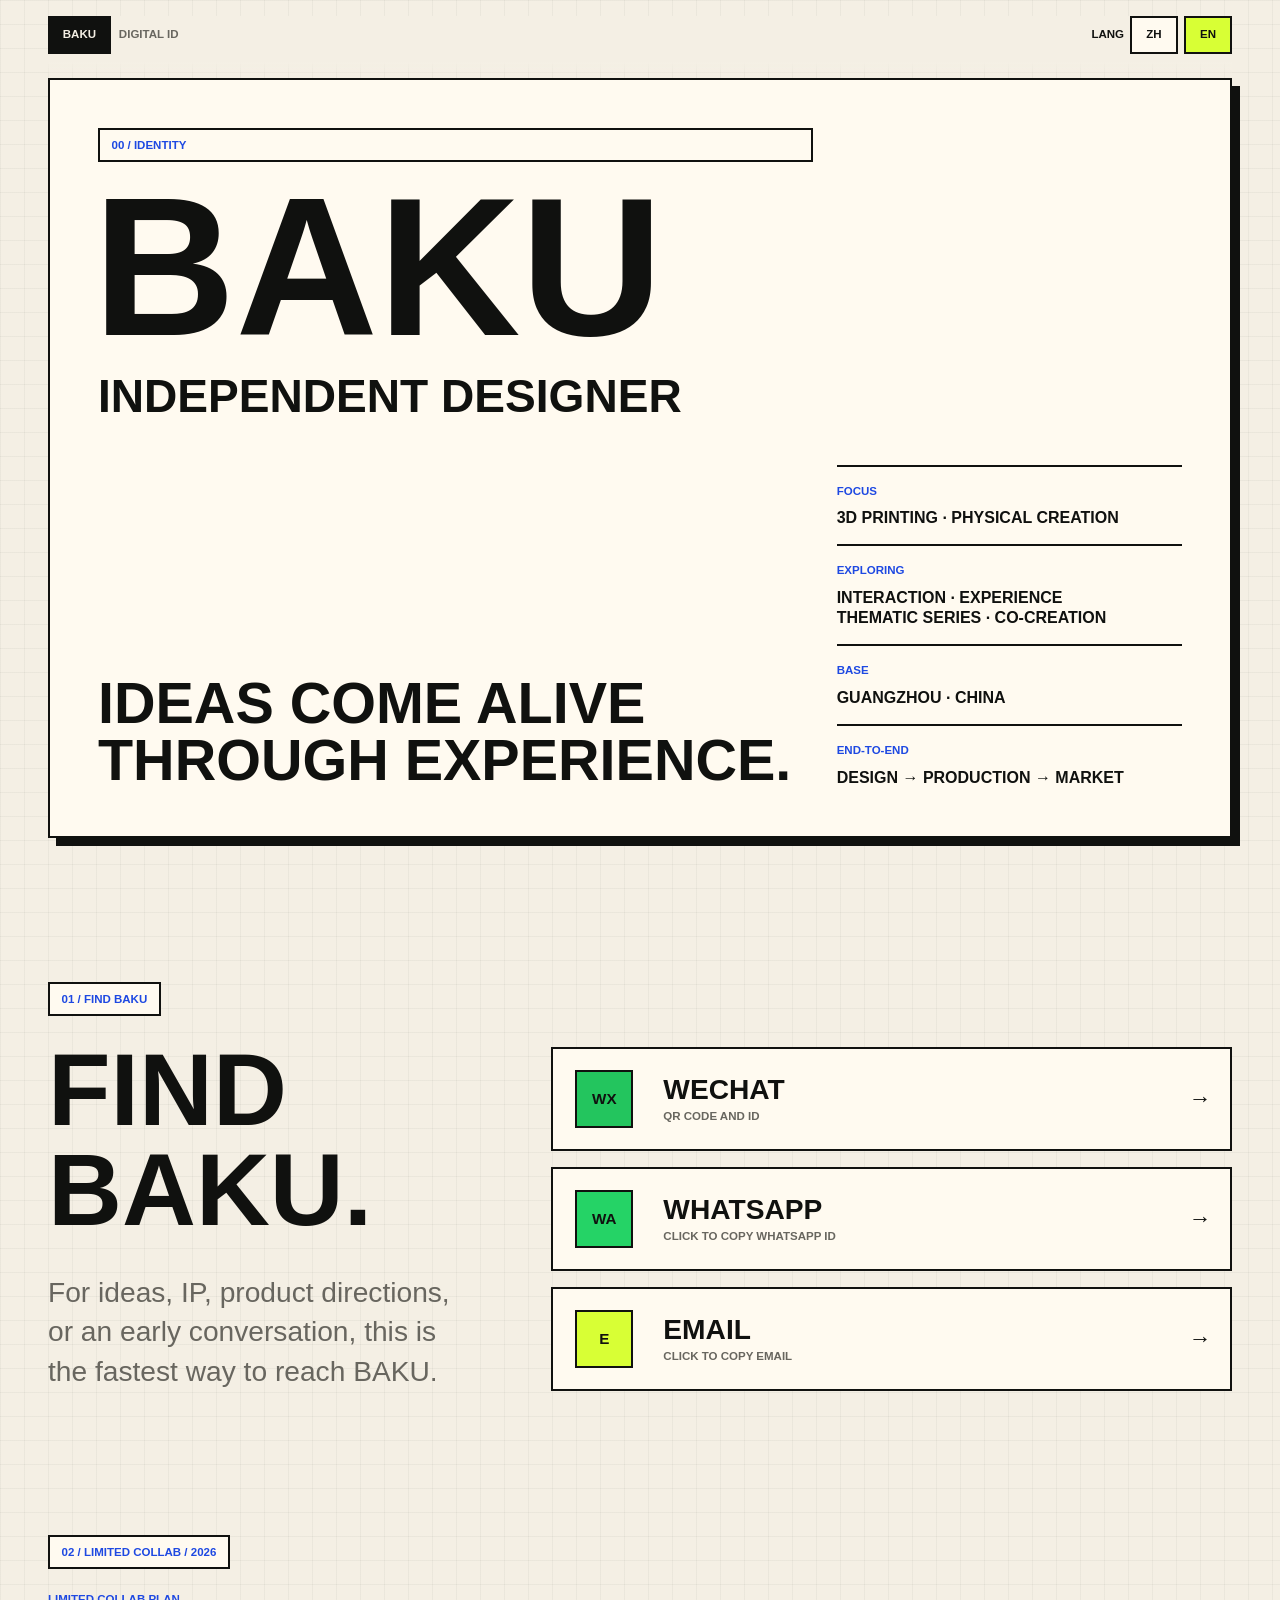
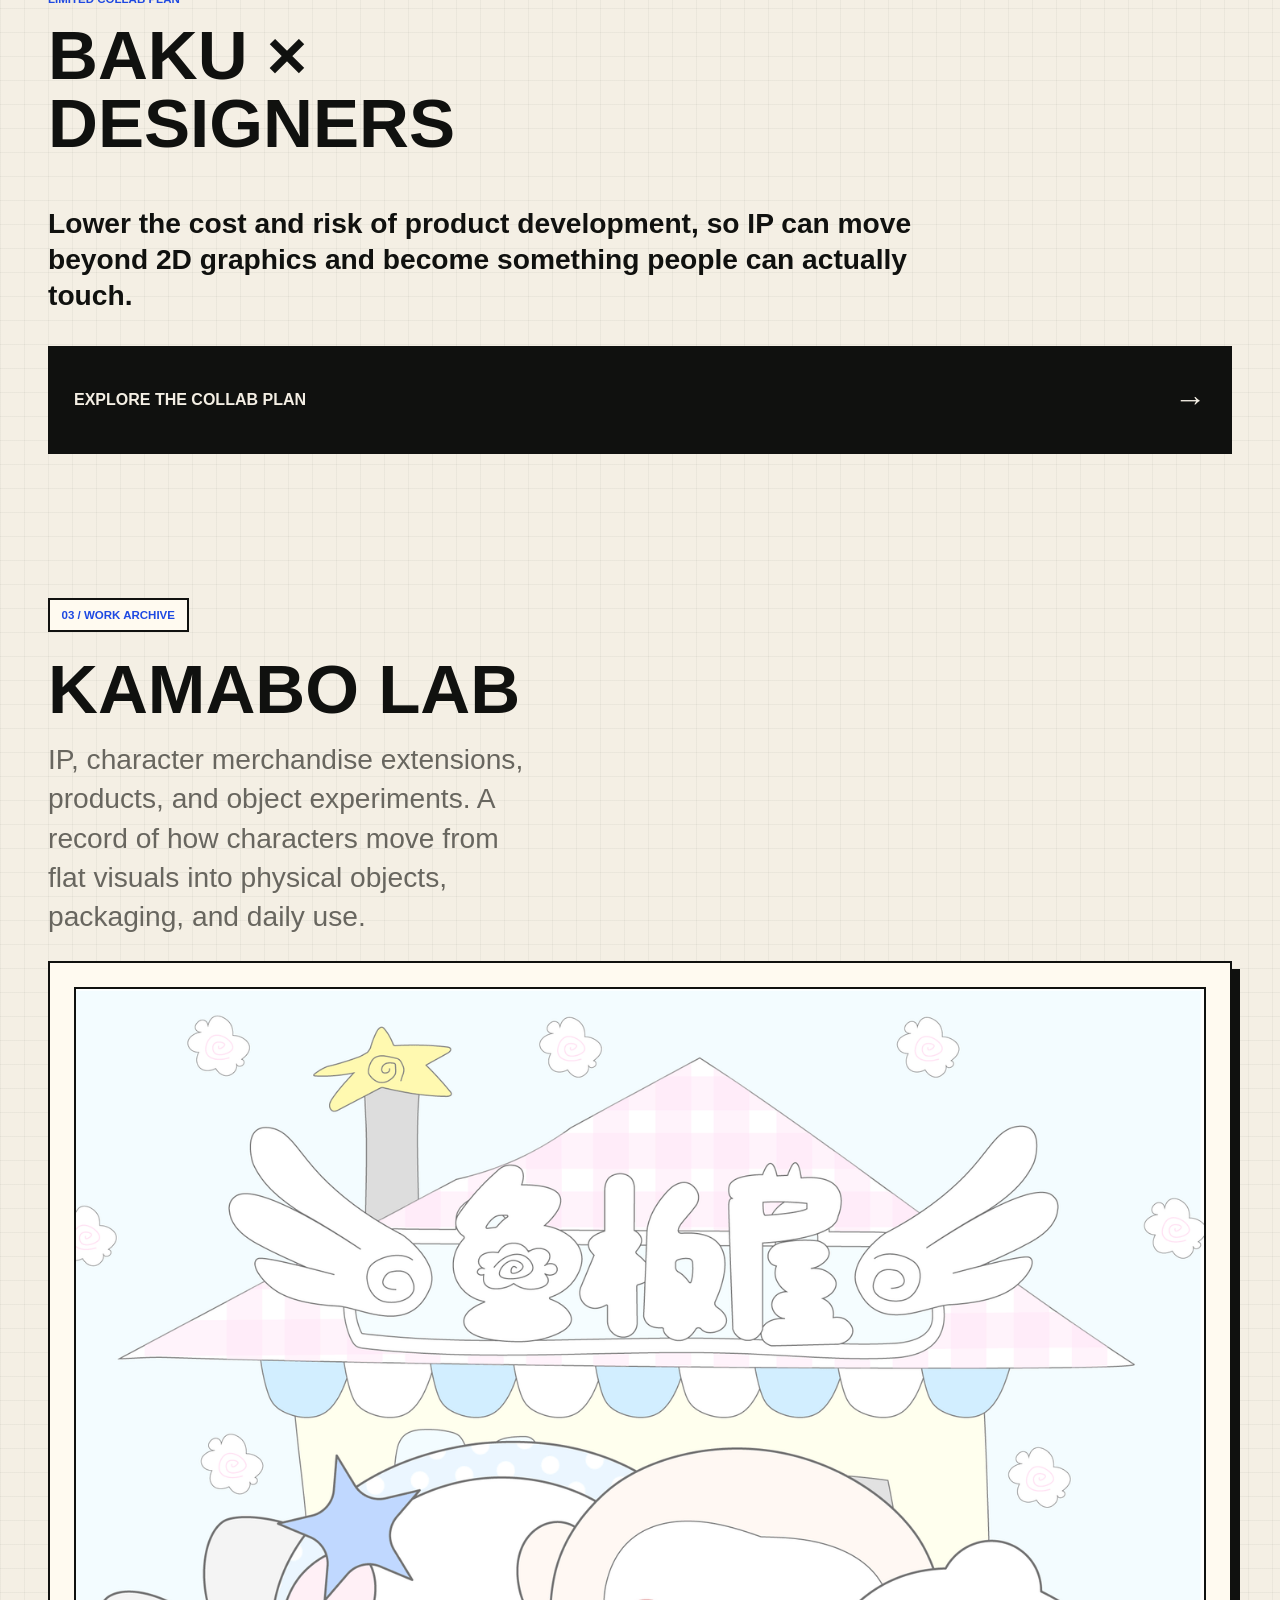
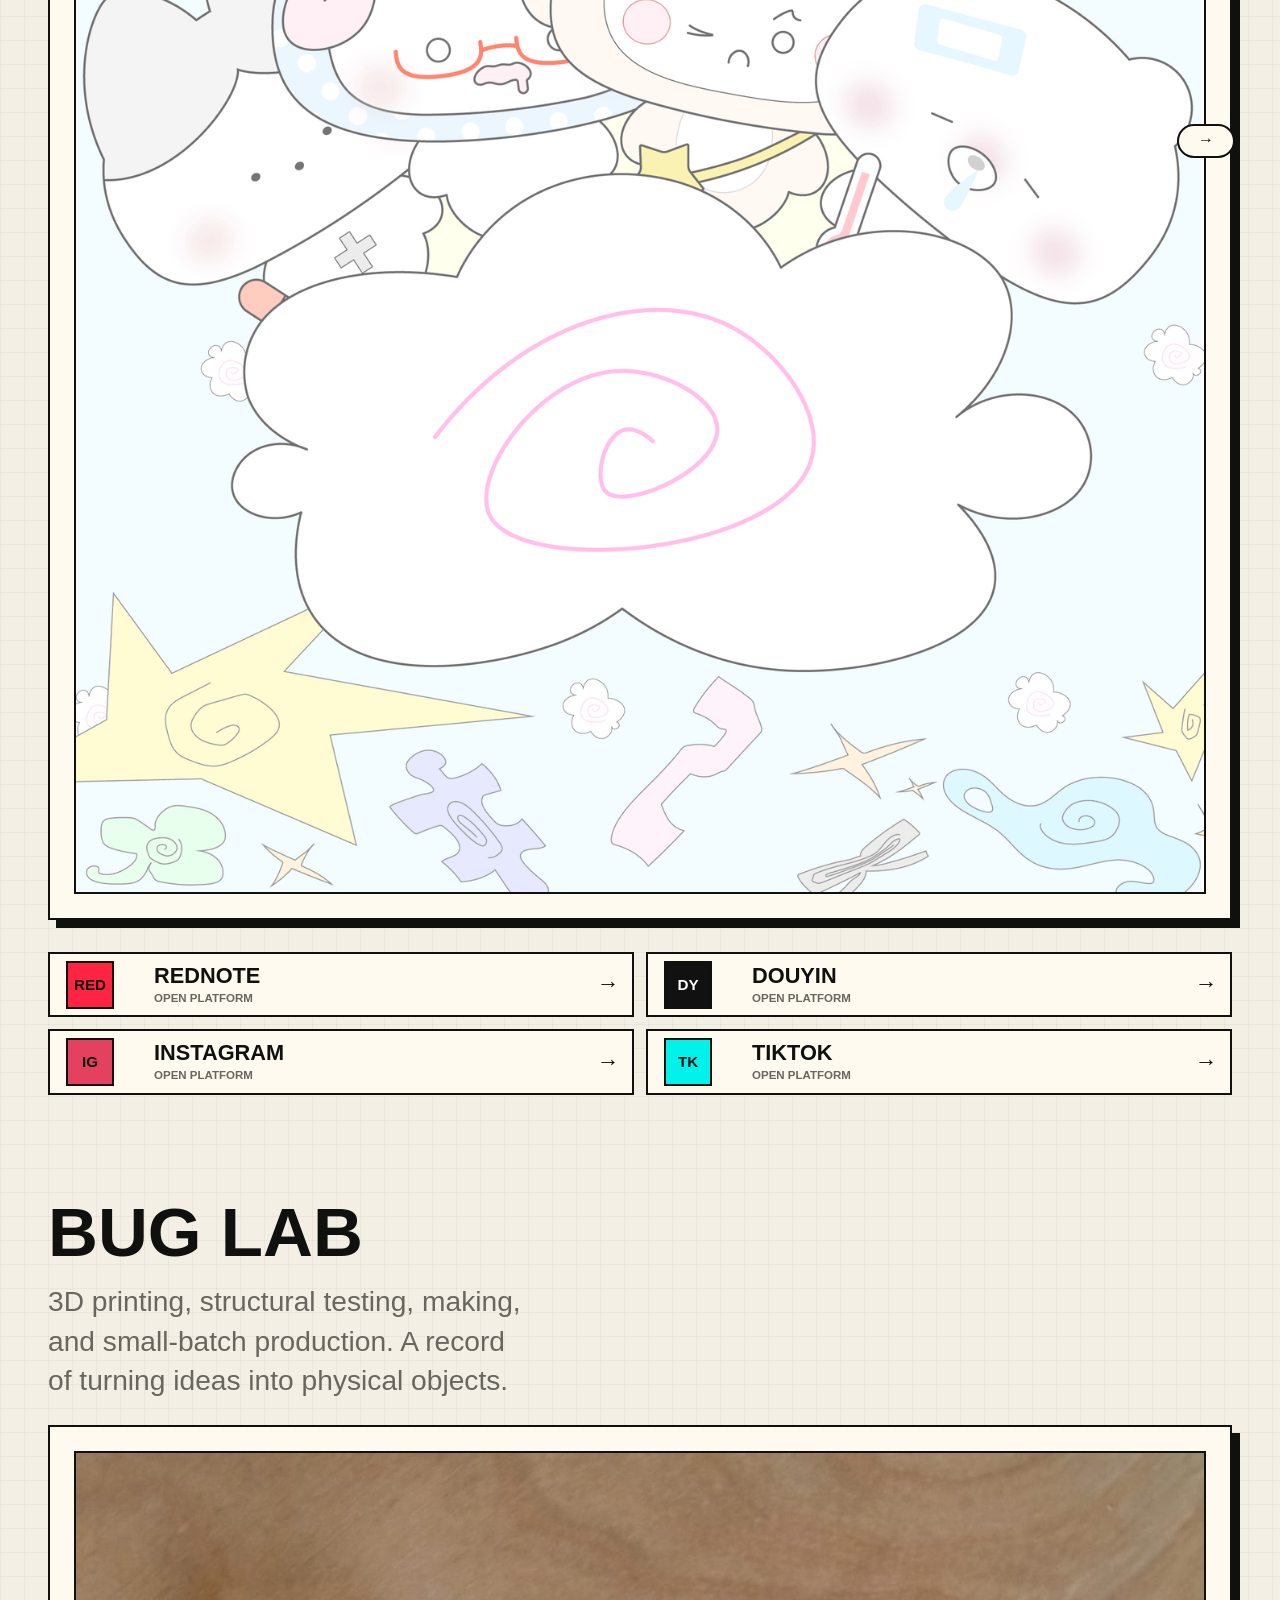
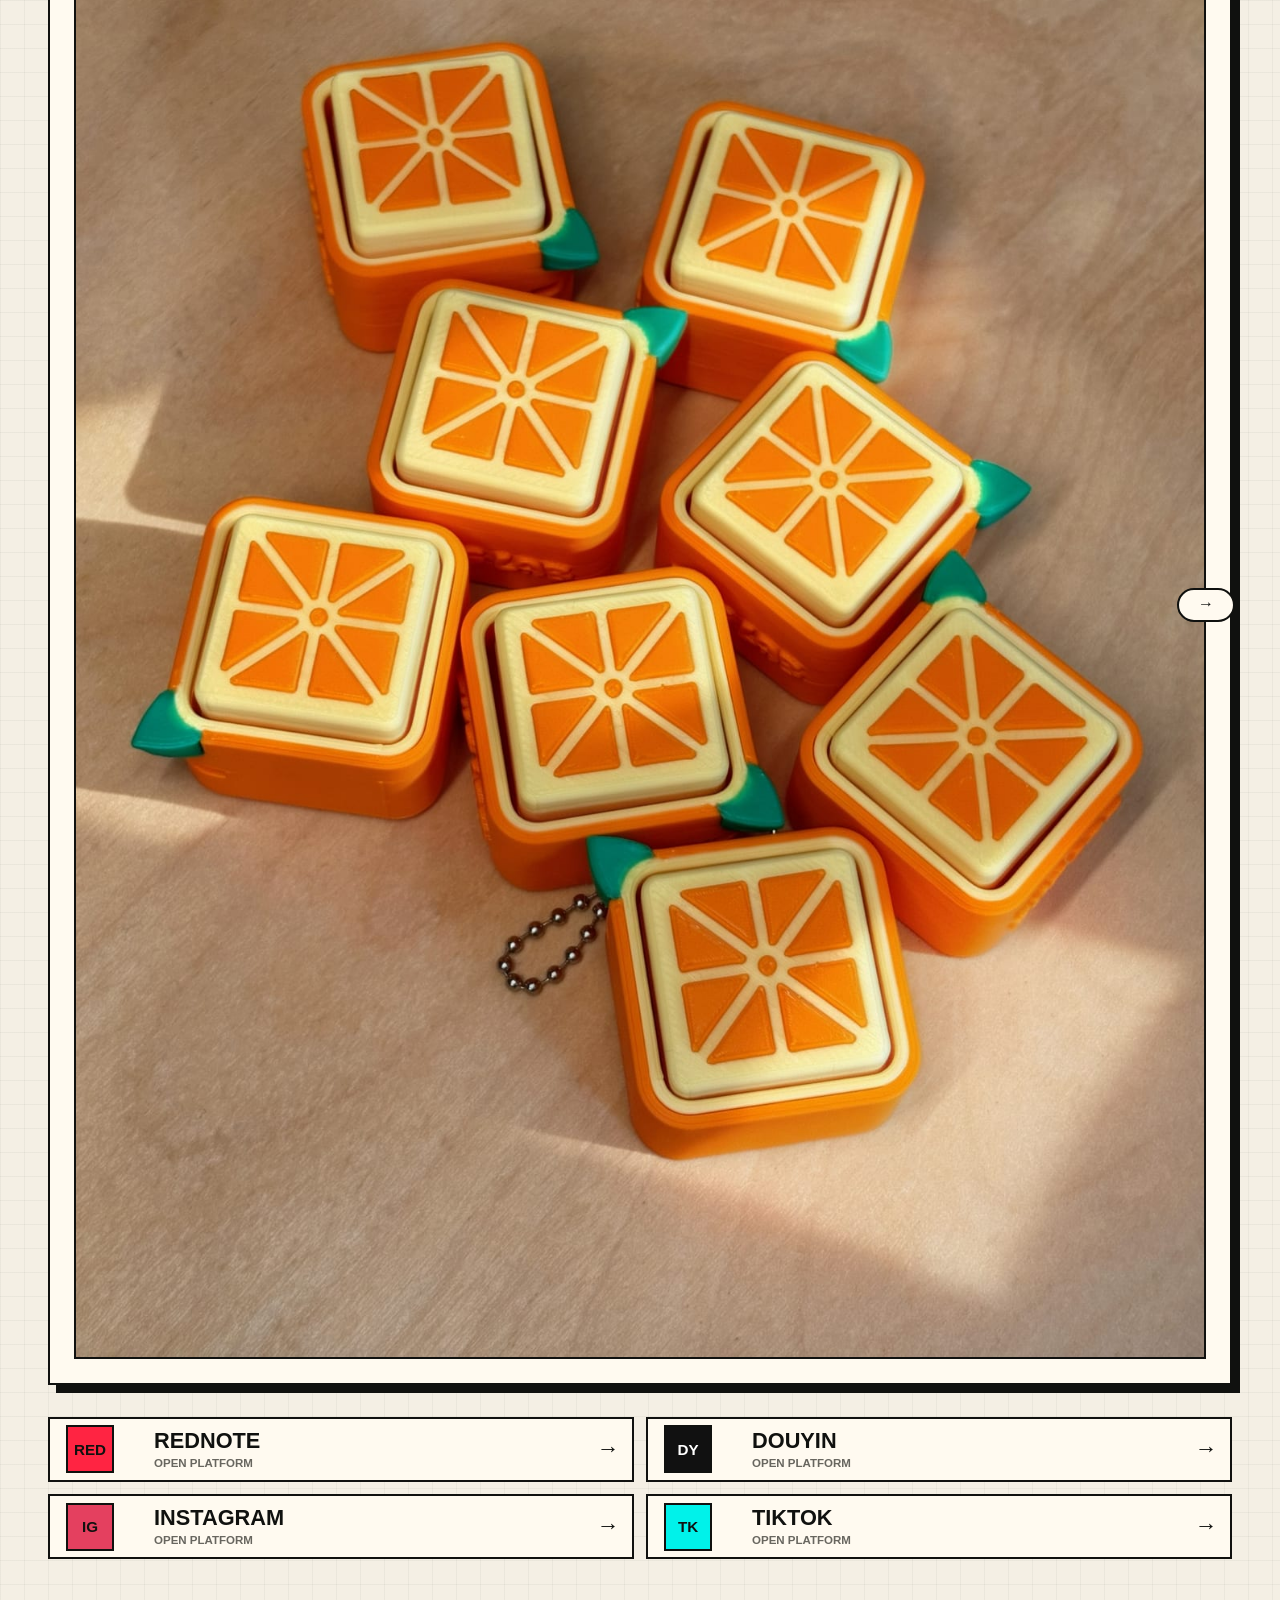
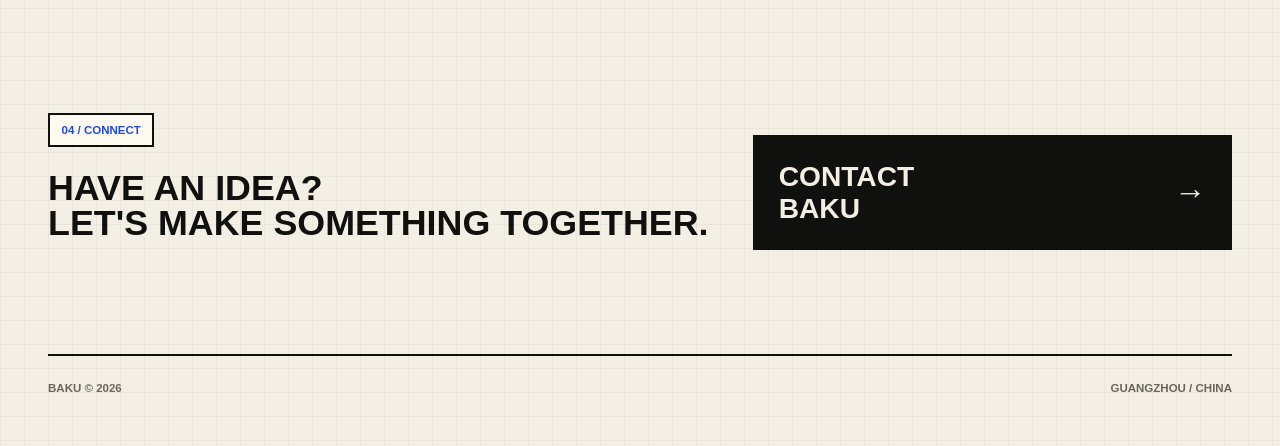
<file: index.html>
<!doctype html>
<html lang="zh-CN">
  <head>
    <meta charset="utf-8" />
    <meta name="viewport" content="width=device-width, initial-scale=1" />
    <title>BAKU - 把想法变成体验</title>
    <meta name="description" content="BAKU 是位于广州的独立设计师，专注产品设计、3D 打印、实体创造、体验与 IP 共创。" />
    <meta property="og:title" content="BAKU - 把想法变成体验" />
    <meta property="og:description" content="独立设计师数字身份。把想法变成体验。" />
    <meta property="og:type" content="website" />
    <meta name="twitter:card" content="summary_large_image" />
    <link rel="stylesheet" href="/assets/styles.css" />
  </head>
  <body data-page="home">
    <main class="page-shell">
      <header class="site-top" aria-label="BAKU digital identity">
        <a class="top-mark" href="/" aria-label="BAKU home">
          <span>BAKU</span>
          <span>DIGITAL ID</span>
        </a>
        <nav class="lang-switch" aria-label="Language">
          <span>LANG</span>
          <button type="button" data-lang="zh">中</button>
          <button type="button" data-lang="en">EN</button>
        </nav>
      </header>

      <section class="identity-frame large-frame" aria-labelledby="hero-title">
        <div class="hero-primary">
          <p class="outline-label">00 / IDENTITY</p>
          <h1 id="hero-title">BAKU</h1>
          <p class="hero-role">
            <span data-i18n="identity.role">独立设计师</span>
            <small data-i18n="identity.roleEn"></small>
          </p>
          <p class="hero-statement">
            <span data-i18n-html="identity.statement">把想法变成体验</span>
            <small data-i18n="identity.statementEn">IDEAS INTO EXPERIENCES.</small>
          </p>
        </div>
        <div class="hero-meta" aria-label="BAKU metadata">
          <dl>
            <dt data-i18n="identity.meta.specialized.label">专注方向</dt>
            <dd><span>SPECIALIZED</span><strong data-i18n-html="identity.meta.specialized.value">3D 打印 · 实体创造</strong></dd>
          </dl>
          <dl>
            <dt data-i18n="identity.meta.exploring.label">正在探索</dt>
            <dd><span>EXPLORING</span><strong data-i18n-html="identity.meta.exploring.value">交互 · 体验<br />虚实融合 · 共创</strong></dd>
          </dl>
          <dl>
            <dt data-i18n="identity.meta.base.label">所在地</dt>
            <dd><span>BASE</span><strong data-i18n-html="identity.meta.base.value">广州 · 中国</strong></dd>
          </dl>
          <dl>
            <dt data-i18n="identity.meta.chain.label">全链路</dt>
            <dd><span>END-TO-END</span><strong data-i18n-html="identity.meta.chain.value">设计 → 打样 → 生产 → 市场</strong></dd>
          </dl>
        </div>
      </section>

      <section class="find-section" id="find-baku" aria-labelledby="find-title">
        <div class="section-grid find-grid">
          <div>
            <p class="outline-label">01 / FIND BAKU</p>
            <h2 id="find-title" data-i18n-html="find.title">找到<br />BAKU.</h2>
            <p class="section-copy" data-i18n="find.copy">如果你有想法、IP、产品方向，或只是想先聊聊，可以从这里找到我。</p>
          </div>
          <div class="find-actions" data-contact-list></div>
        </div>
      </section>

      <section class="collab-teaser" aria-labelledby="collab-title">
        <div class="section-grid collab-home-grid">
          <div class="collab-copy">
            <p class="outline-label">02 / LIMITED COLLAB / 2026</p>
            <p class="eyebrow" data-i18n="collab.homeName">限时共创计划</p>
            <h2 id="collab-title">BAKU ×<br />DESIGNERS</h2>
            <p class="manifesto" data-i18n-html="collab.manifesto">找一些有趣的 IP，一起把它们变成真的。</p>
          </div>
        </div>
        <a class="full-action" href="/collab/">
          <span class="cta-copy">
            <span data-i18n="collab.ctaZh">查看完整共创计划</span>
            <strong>EXPLORE THE COLLAB PLAN</strong>
          </span>
          <b aria-hidden="true">→</b>
        </a>
      </section>

      <section class="work-section" aria-label="Work archive">
        <p class="outline-label">03 / WORK ARCHIVE</p>
        <div class="work-list" data-work-list></div>
      </section>

      <section class="closing-section" aria-labelledby="closing-title">
        <div>
          <p class="outline-label" data-i18n="closing.label">04 / 联系 / CONNECT</p>
          <h2 id="closing-title" data-i18n-html="closing.title">有想法？<br />一起做点<br />有意思的。</h2>
          <p data-i18n-html="closing.en">HAVE AN IDEA?<br />LET'S MAKE SOMETHING TOGETHER.</p>
        </div>
        <a class="full-action closing-action" href="#find-baku">
          <span class="cta-copy" data-i18n-html="closing.cta">联系<br />BAKU</span>
          <b aria-hidden="true">→</b>
        </a>
      </section>

      <footer class="site-footer">
        <span>BAKU © 2026</span>
        <span data-i18n="footer.location">广州 / 中国</span>
      </footer>
    </main>

    <div class="sheet-layer" data-sheet-layer aria-hidden="true">
      <section class="sheet large-frame" role="dialog" aria-modal="true" aria-labelledby="wechat-title" tabindex="-1">
        <button class="sheet-close" type="button" data-close-sheet aria-label="Close">CLOSE</button>
        <p class="outline-label">QR CODE / WECHAT</p>
        <h2 id="wechat-title">WECHAT</h2>
        <div class="qr-wrap">
          <img data-wechat-qr alt="WeChat QR code for BAKU" loading="lazy" />
        </div>
        <dl class="id-list">
          <dt>WECHAT ID</dt>
          <dd data-wechat-id>BUG_LAB</dd>
        </dl>
        <button class="black-action" type="button" data-copy-wechat>COPY ID</button>
        <p class="copy-feedback" data-copy-feedback aria-live="polite"></p>
      </section>
    </div>

    <script src="/config/profile.js?v=20260826b"></script>
    <script src="/i18n/zh.js?v=20260826b"></script>
    <script src="/i18n/en.js?v=20260826b"></script>
    <script src="/assets/site.js?v=20260826b"></script>
  </body>
</html>
</file>
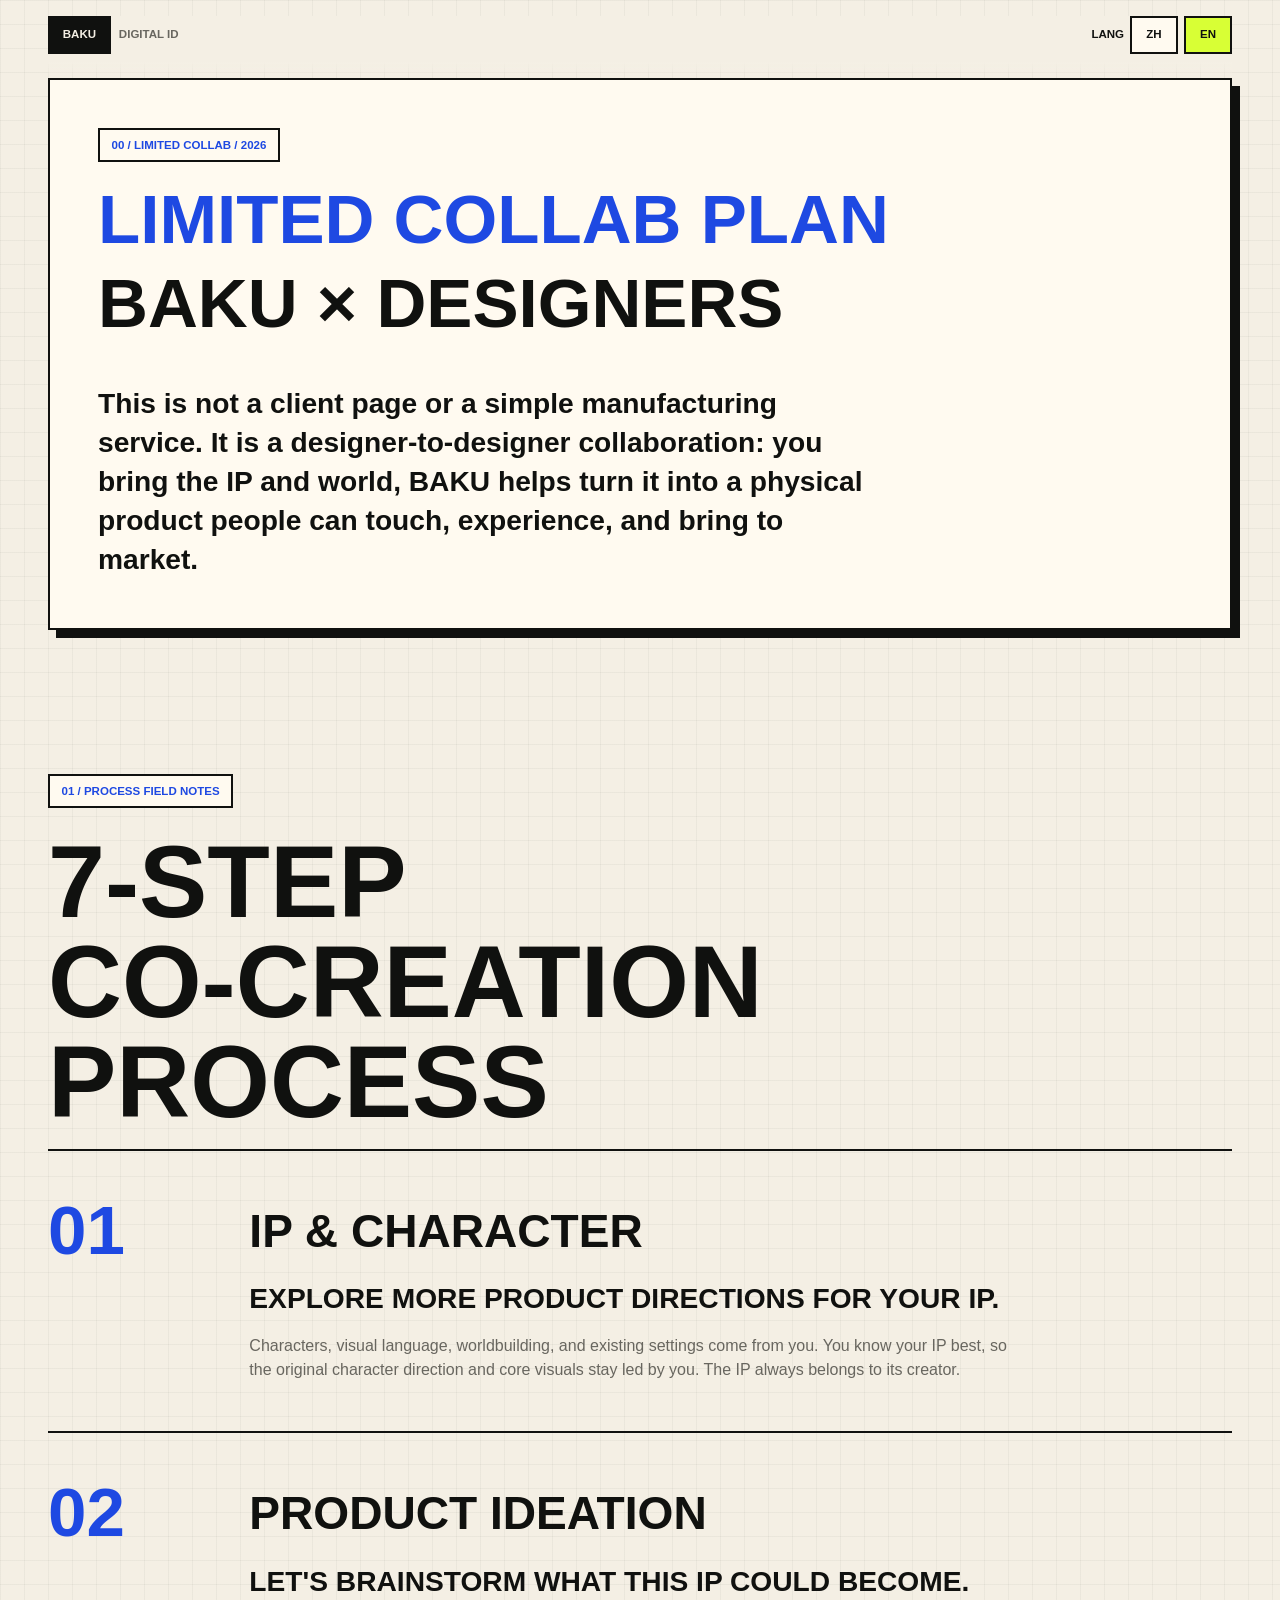
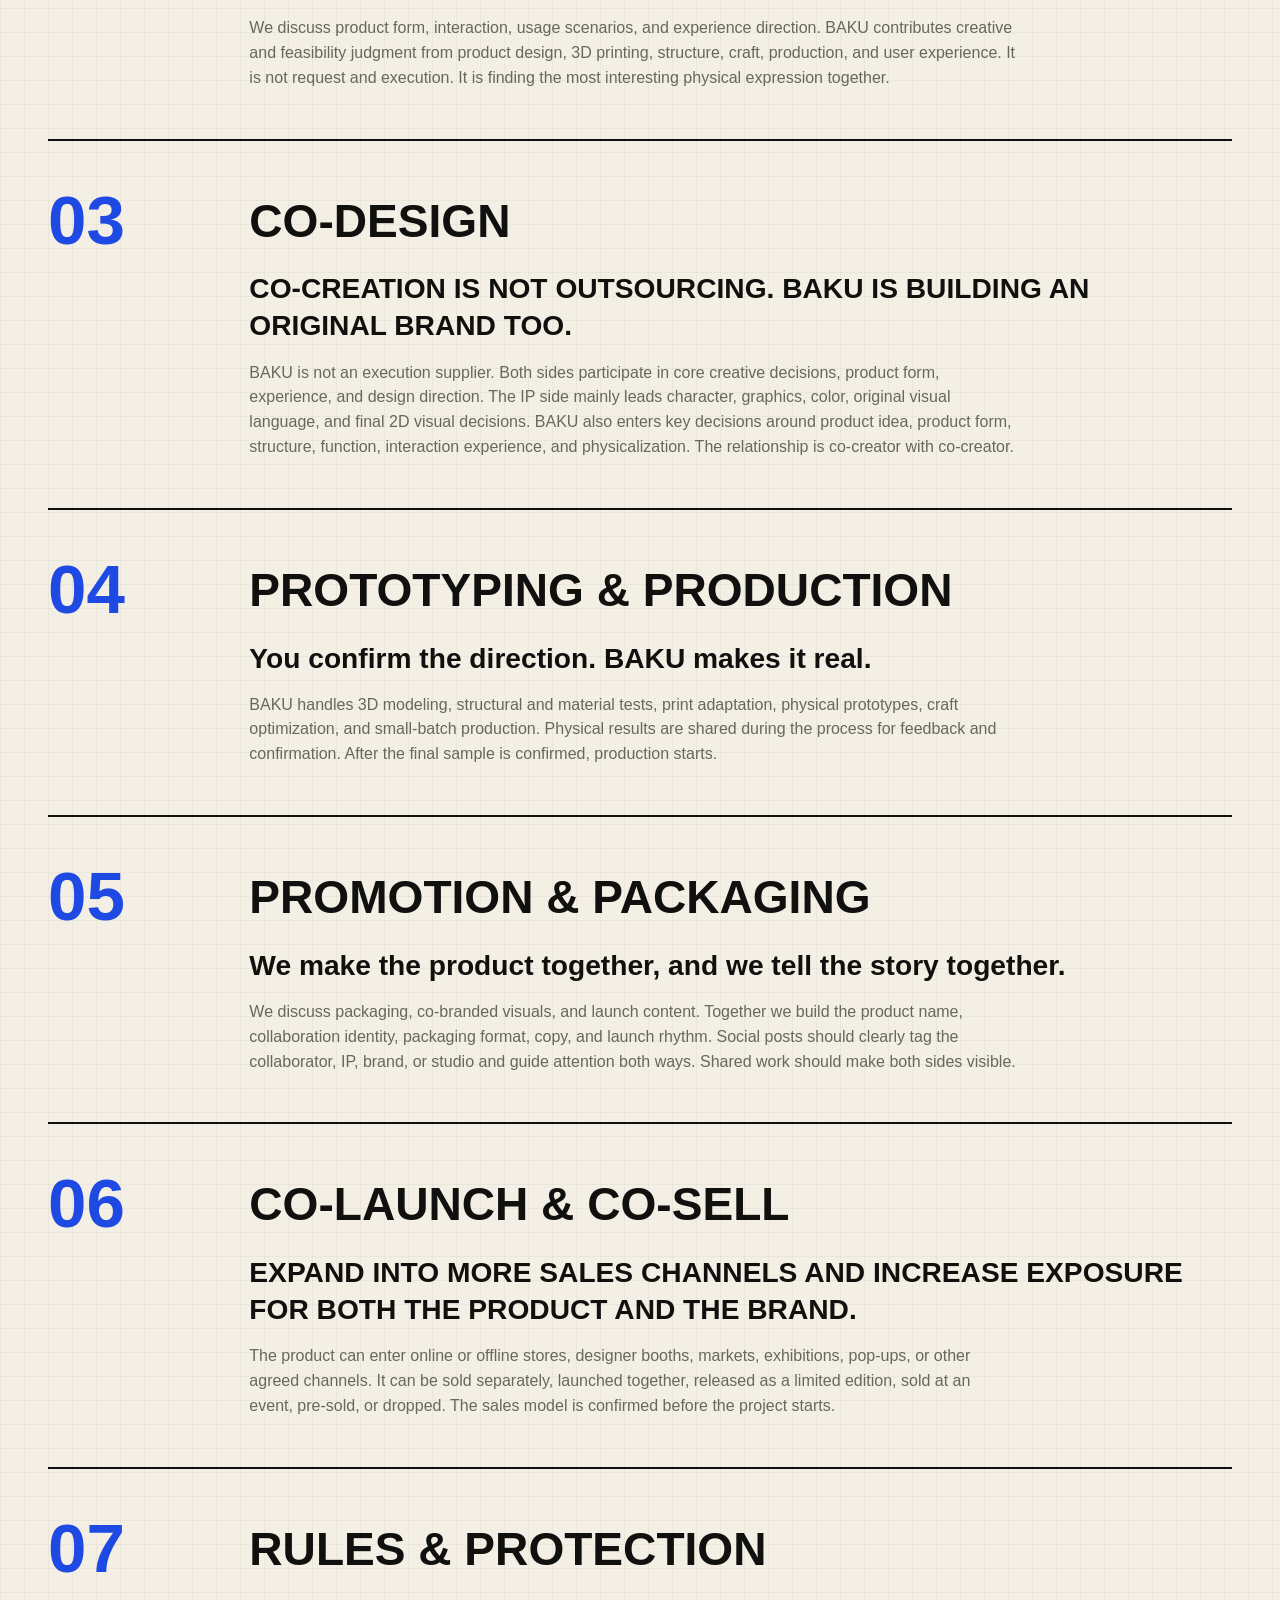
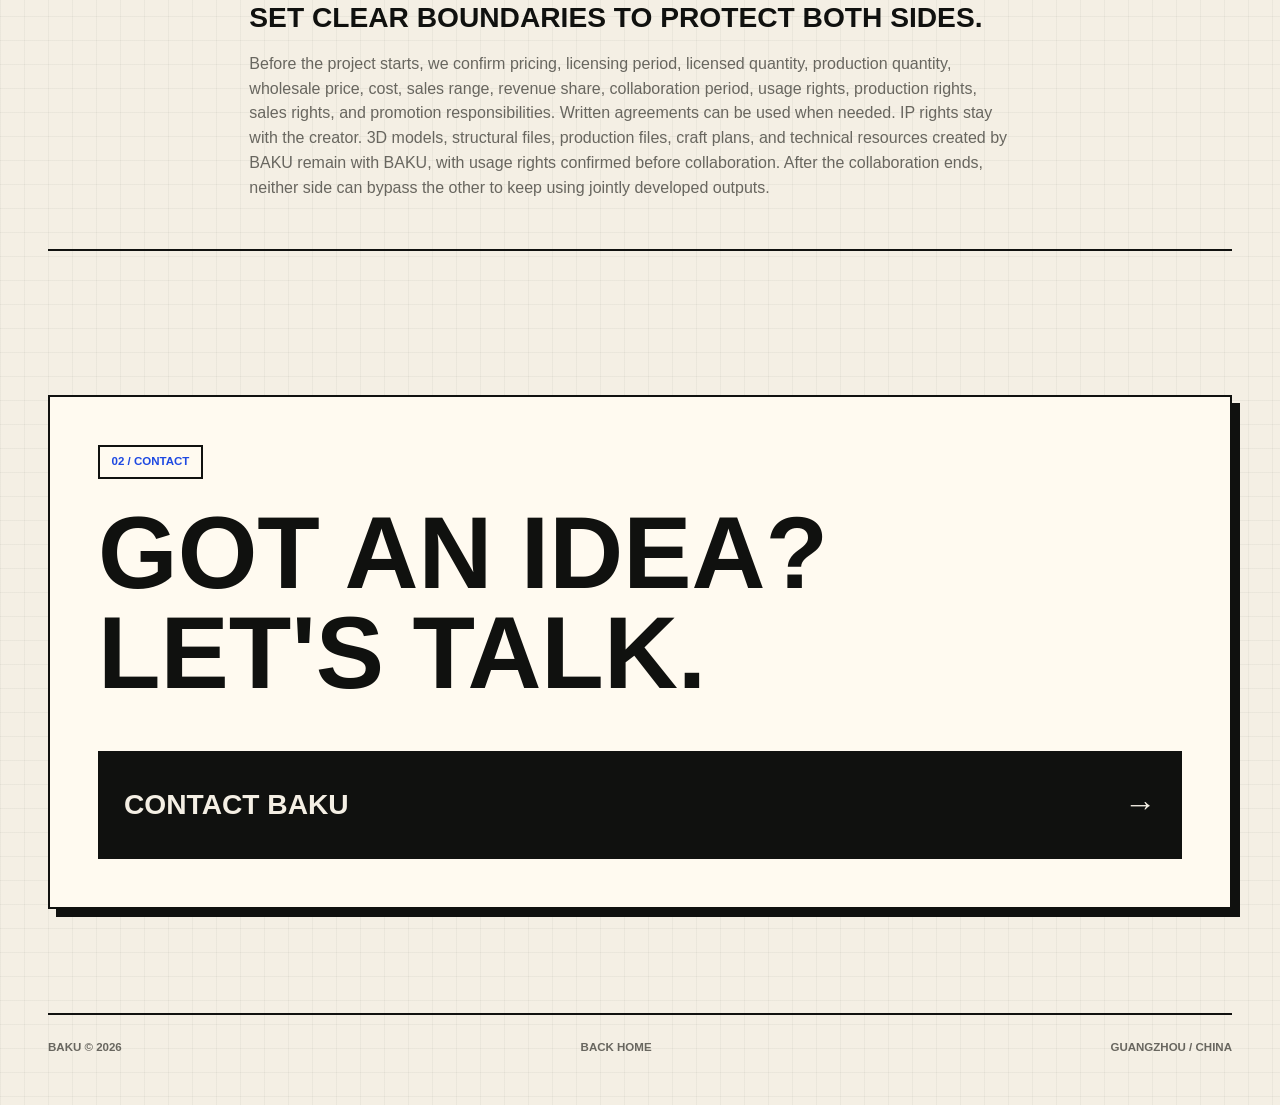
<file: collab/index.html>
<!doctype html>
<html lang="zh-CN">
  <head>
    <meta charset="utf-8" />
    <meta name="viewport" content="width=device-width, initial-scale=1" />
    <title>限时共创计划 - BAKU × DESIGNERS</title>
    <meta name="description" content="BAKU 与设计师、独立 IP、设计品牌的限时共创计划。" />
    <meta property="og:title" content="限时共创计划 - BAKU × DESIGNERS" />
    <meta property="og:description" content="找一些有趣的 IP，一起把它们变成真的。" />
    <meta property="og:type" content="website" />
    <meta name="twitter:card" content="summary_large_image" />
    <link rel="stylesheet" href="/assets/styles.css" />
  </head>
  <body data-page="collab">
    <main class="page-shell">
      <header class="site-top" aria-label="BAKU digital identity">
        <a class="top-mark" href="/" aria-label="BAKU home">
          <span>BAKU</span>
          <span>DIGITAL ID</span>
        </a>
        <nav class="lang-switch" aria-label="Language">
          <span>LANG</span>
          <button type="button" data-lang="zh">中</button>
          <button type="button" data-lang="en">EN</button>
        </nav>
      </header>

      <div data-collab-detail></div>

      <footer class="site-footer">
        <span>BAKU © 2026</span>
        <a href="/" data-i18n="footer.backHome">返回首页</a>
        <span data-i18n="footer.location">广州 / 中国</span>
      </footer>
    </main>

    <div class="sheet-layer" data-sheet-layer aria-hidden="true">
      <section class="sheet large-frame" role="dialog" aria-modal="true" aria-labelledby="wechat-title" tabindex="-1">
        <button class="sheet-close" type="button" data-close-sheet aria-label="Close">CLOSE</button>
        <p class="outline-label">QR CODE / WECHAT</p>
        <h2 id="wechat-title">WECHAT</h2>
        <div class="qr-wrap">
          <img data-wechat-qr alt="WeChat QR code for BAKU" loading="lazy" />
        </div>
        <dl class="id-list">
          <dt>WECHAT ID</dt>
          <dd data-wechat-id>BUG_LAB</dd>
        </dl>
        <button class="black-action" type="button" data-copy-wechat>COPY ID</button>
        <p class="copy-feedback" data-copy-feedback aria-live="polite"></p>
      </section>
    </div>

    <script src="/config/profile.js?v=20260826b"></script>
    <script src="/i18n/zh.js?v=20260826b"></script>
    <script src="/i18n/en.js?v=20260826b"></script>
    <script src="/assets/site.js?v=20260826b"></script>
  </body>
</html>
</file>
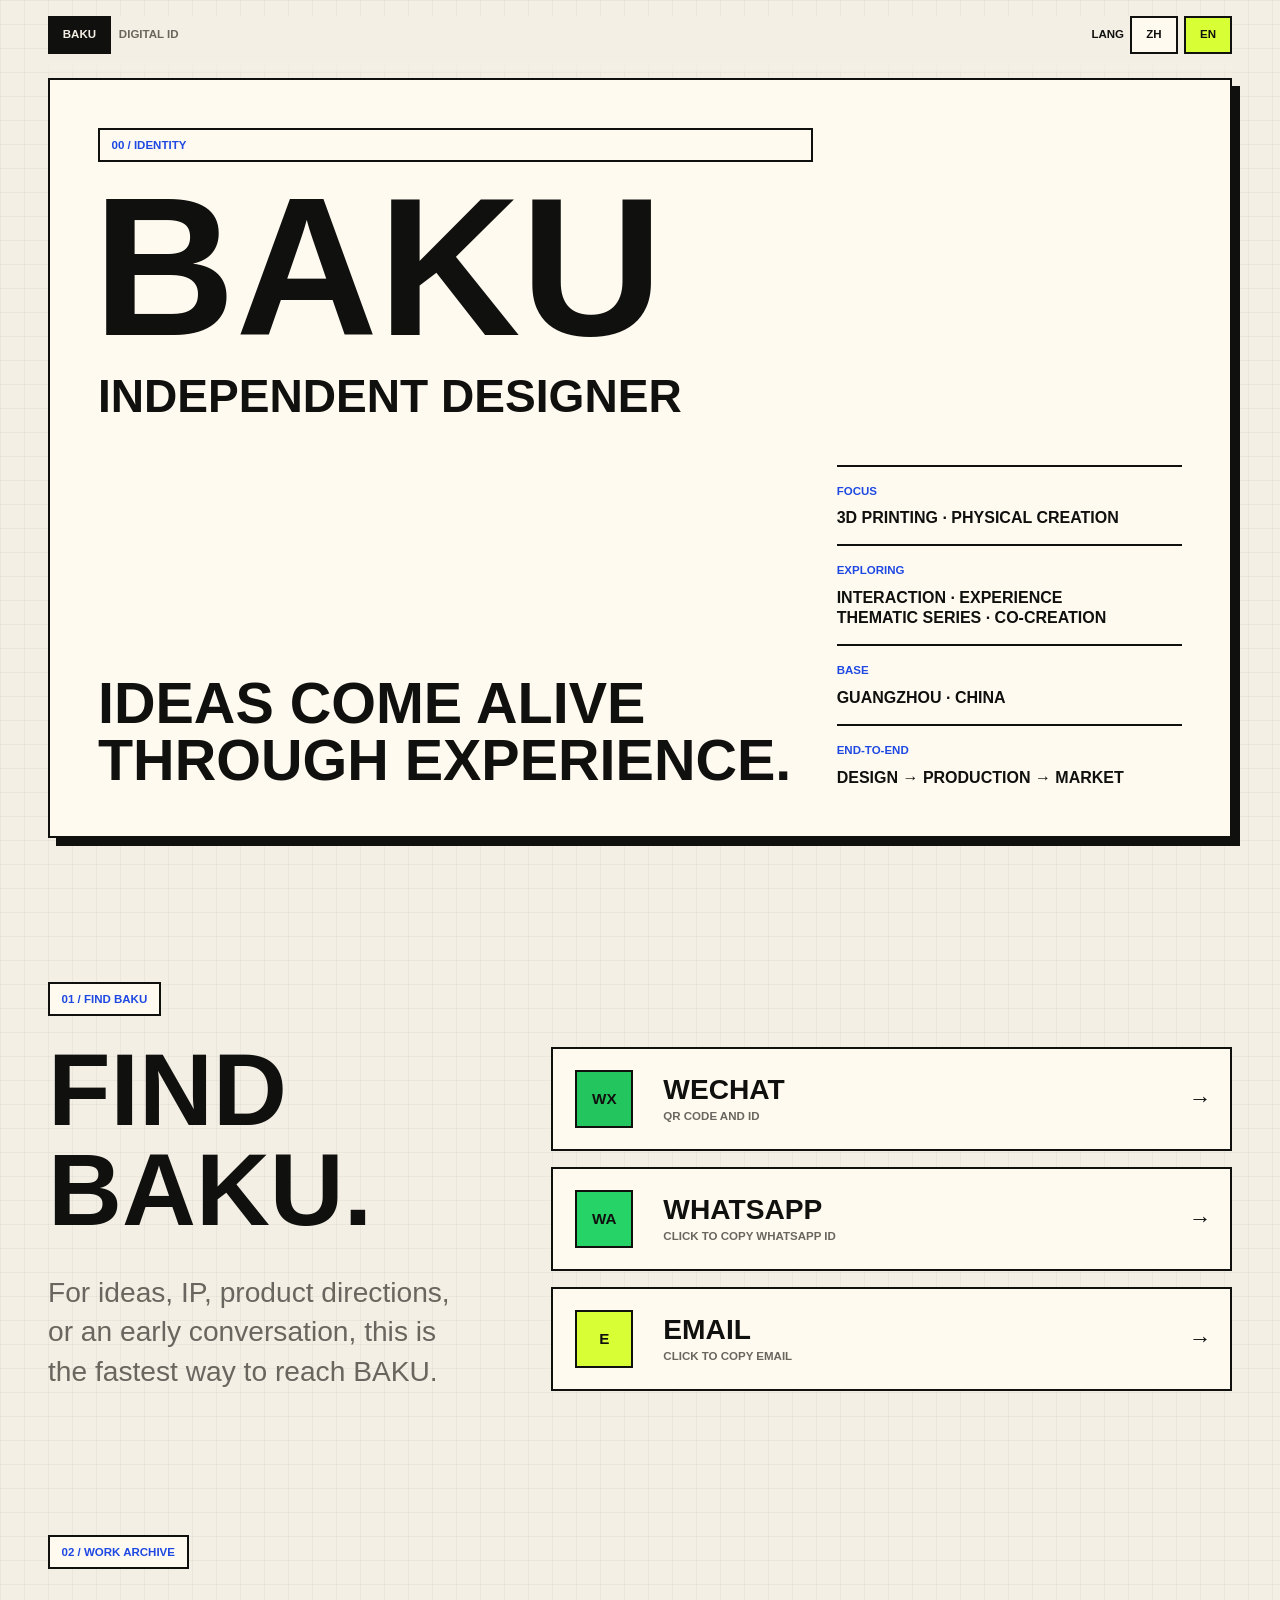
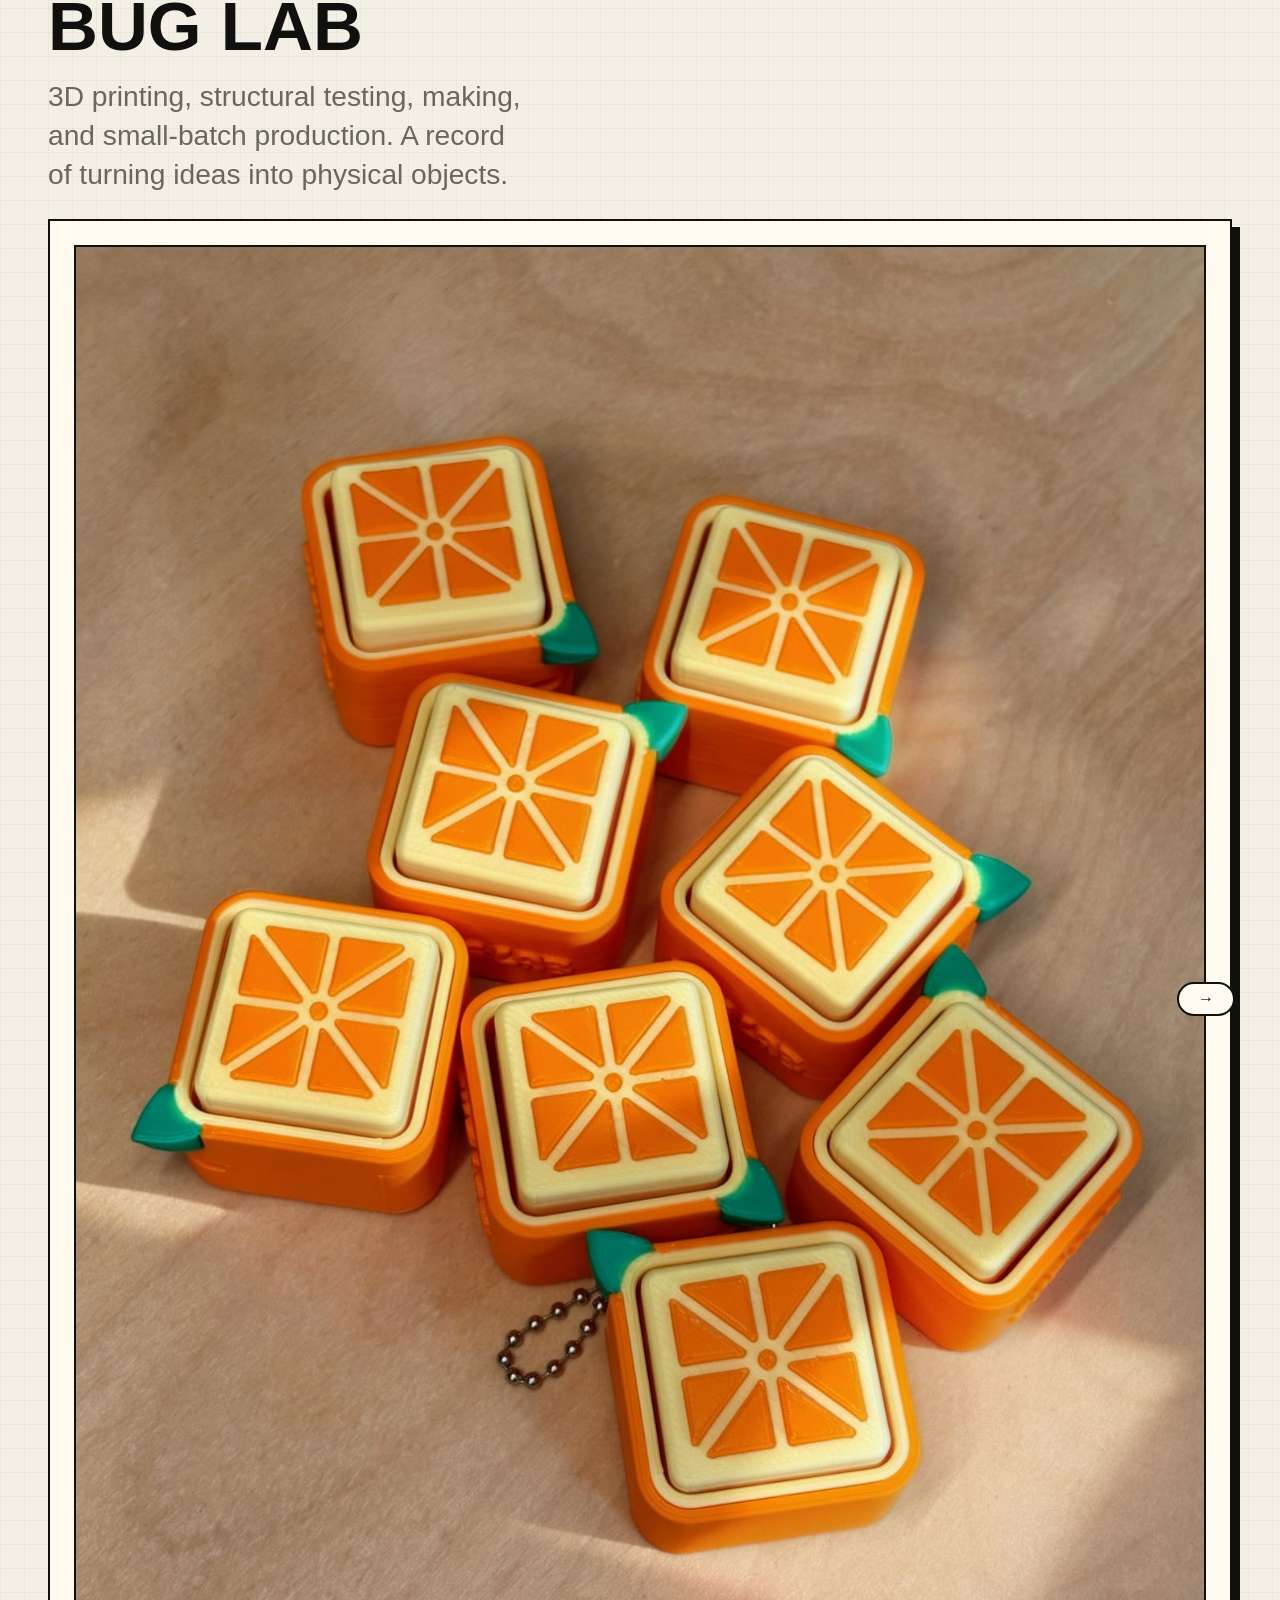
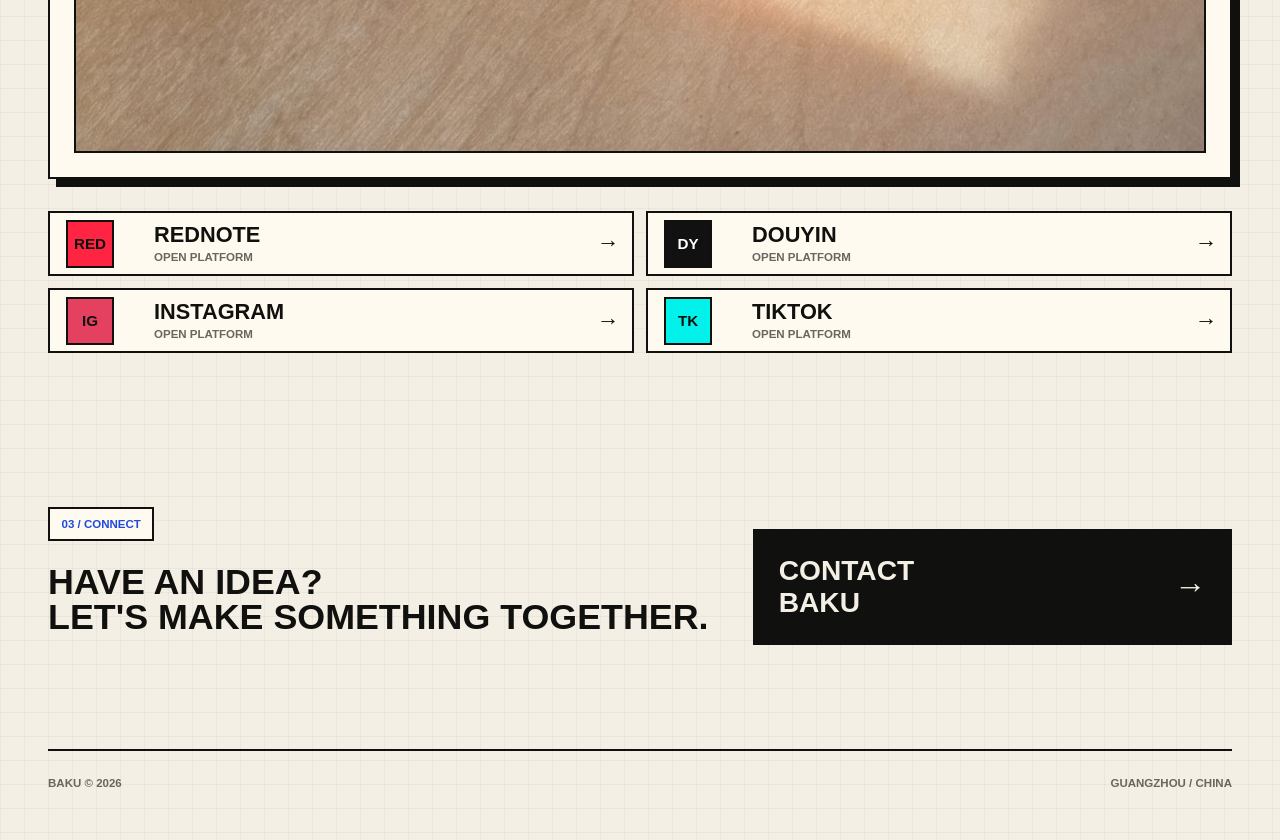
<file: tob/index.html>
<!doctype html>
<html lang="zh-CN">
  <head>
    <meta charset="utf-8" />
    <meta name="viewport" content="width=device-width, initial-scale=1" />
    <title>BAKU - ToB 展示</title>
    <meta name="description" content="BAKU 是位于广州的独立设计师，专注产品设计、3D 打印、实体创造与体验设计。" />
    <meta property="og:title" content="BAKU - ToB 展示" />
    <meta property="og:description" content="BAKU 独立设计师数字身份与作品展示。" />
    <meta property="og:type" content="website" />
    <meta name="twitter:card" content="summary_large_image" />
    <link rel="stylesheet" href="/assets/styles.css" />
  </head>
  <body data-page="tob">
    <main class="page-shell">
      <header class="site-top" aria-label="BAKU digital identity">
        <a class="top-mark" href="/" aria-label="BAKU home">
          <span>BAKU</span>
          <span>DIGITAL ID</span>
        </a>
        <nav class="lang-switch" aria-label="Language">
          <span>LANG</span>
          <button type="button" data-lang="zh">中</button>
          <button type="button" data-lang="en">EN</button>
        </nav>
      </header>

      <section class="identity-frame large-frame" aria-labelledby="hero-title">
        <div class="hero-primary">
          <p class="outline-label">00 / IDENTITY</p>
          <h1 id="hero-title">BAKU</h1>
          <p class="hero-role">
            <span data-i18n="identity.role">独立设计师</span>
            <small data-i18n="identity.roleEn"></small>
          </p>
          <p class="hero-statement">
            <span data-i18n-html="identity.statement">把想法变成体验</span>
            <small data-i18n="identity.statementEn">IDEAS INTO EXPERIENCES.</small>
          </p>
        </div>
        <div class="hero-meta" aria-label="BAKU metadata">
          <dl>
            <dt data-i18n="identity.meta.specialized.label">专注方向</dt>
            <dd><span>SPECIALIZED</span><strong data-i18n-html="identity.meta.specialized.value">3D 打印 · 实体创造</strong></dd>
          </dl>
          <dl>
            <dt data-i18n="identity.meta.exploring.label">正在探索</dt>
            <dd><span>EXPLORING</span><strong data-i18n-html="identity.meta.exploring.value">交互 · 体验<br />虚实融合 · 共创</strong></dd>
          </dl>
          <dl>
            <dt data-i18n="identity.meta.base.label">所在地</dt>
            <dd><span>BASE</span><strong data-i18n-html="identity.meta.base.value">广州 · 中国</strong></dd>
          </dl>
          <dl>
            <dt data-i18n="identity.meta.chain.label">全链路</dt>
            <dd><span>END-TO-END</span><strong data-i18n-html="identity.meta.chain.value">设计 → 打样 → 生产 → 市场</strong></dd>
          </dl>
        </div>
      </section>

      <section class="find-section" id="find-baku" aria-labelledby="find-title">
        <div class="section-grid find-grid">
          <div>
            <p class="outline-label">01 / FIND BAKU</p>
            <h2 id="find-title" data-i18n-html="find.title">找到<br />BAKU.</h2>
            <p class="section-copy" data-i18n="find.copy">如果你有想法、IP、产品方向，或只是想先聊聊，可以从这里找到我。</p>
          </div>
          <div class="find-actions" data-contact-list></div>
        </div>
      </section>

      <section class="work-section" aria-label="Work archive">
        <p class="outline-label">02 / WORK ARCHIVE</p>
        <div class="work-list" data-work-list></div>
      </section>

      <section class="closing-section" aria-labelledby="closing-title">
        <div>
          <p class="outline-label">03 / CONNECT</p>
          <h2 id="closing-title" data-i18n-html="closing.title">有想法？<br />一起做点<br />有意思的。</h2>
          <p data-i18n-html="closing.en">HAVE AN IDEA?<br />LET'S MAKE SOMETHING TOGETHER.</p>
        </div>
        <a class="full-action closing-action" href="#find-baku">
          <span class="cta-copy" data-i18n-html="closing.cta">联系<br />BAKU</span>
          <b aria-hidden="true">→</b>
        </a>
      </section>

      <footer class="site-footer">
        <span>BAKU © 2026</span>
        <span data-i18n="footer.location">广州 / 中国</span>
      </footer>
    </main>

    <div class="sheet-layer" data-sheet-layer aria-hidden="true">
      <section class="sheet large-frame" role="dialog" aria-modal="true" aria-labelledby="wechat-title" tabindex="-1">
        <button class="sheet-close" type="button" data-close-sheet aria-label="Close">CLOSE</button>
        <p class="outline-label">QR CODE / WECHAT</p>
        <h2 id="wechat-title">WECHAT</h2>
        <div class="qr-wrap">
          <img data-wechat-qr alt="WeChat QR code for BAKU" loading="lazy" />
        </div>
        <dl class="id-list">
          <dt>WECHAT ID</dt>
          <dd data-wechat-id>BUG_LAB</dd>
        </dl>
        <button class="black-action" type="button" data-copy-wechat>COPY ID</button>
        <p class="copy-feedback" data-copy-feedback aria-live="polite"></p>
      </section>
    </div>

    <script src="/config/profile.js?v=20260826b"></script>
    <script src="/i18n/zh.js?v=20260826b"></script>
    <script src="/i18n/en.js?v=20260826b"></script>
    <script src="/assets/site.js?v=20260826b"></script>
  </body>
</html>
</file>
<file: assets/styles.css>
:root {
  --color-bg: #f4efe4;
  --color-paper: #fffaf0;
  --color-ink: #10110f;
  --color-muted: #68665f;
  --color-line: #10110f;
  --color-blue: #1e49e2;
  --color-soft: #e2dacb;
  --color-acid: #d8ff35;

  --font-display-en: Arial, Helvetica, sans-serif;
  --font-body-en: Arial, Helvetica, sans-serif;
  --font-display-zh: "Microsoft YaHei", "PingFang SC", "Noto Sans SC", "Source Han Sans SC", sans-serif;
  --font-body-zh: "Microsoft YaHei", "PingFang SC", "Noto Sans SC", "Source Han Sans SC", sans-serif;

  --page-max: 1200px;
  --page-gutter-desktop: 48px;
  --page-gutter-tablet: 32px;
  --page-gutter-mobile: 20px;
  --gutter: var(--page-gutter-desktop);
  --grid-gap: 24px;

  --space-1: 8px;
  --space-2: 16px;
  --space-3: 24px;
  --space-4: 32px;
  --space-5: 48px;
  --space-6: 72px;
  --space-7: 104px;
  --space-8: 144px;

  --t1: clamp(5.4rem, 16vw, 13.5rem);
  --t2: clamp(3rem, 8vw, 7rem);
  --t3: clamp(2.2rem, 5.4vw, 4.9rem);
  --t4: clamp(1.7rem, 3.6vw, 3.2rem);
  --t5: clamp(1.22rem, 2.2vw, 1.85rem);
  --t6: clamp(0.98rem, 1.25vw, 1.12rem);
  --t7: clamp(0.72rem, 0.9vw, 0.82rem);

  --border: 2px;
  --shadow: 8px 8px 0 var(--color-ink);
  --touch: 48px;
  --image-frame-gap: 24px;
  --gallery-control-overhang: 29px;
}

* { box-sizing: border-box; }

html {
  background: var(--color-bg);
  color: var(--color-ink);
  scroll-behavior: smooth;
}

body {
  min-width: 320px;
  margin: 0;
  background:
    linear-gradient(rgba(16, 17, 15, 0.04) 1px, transparent 1px),
    linear-gradient(90deg, rgba(16, 17, 15, 0.04) 1px, transparent 1px),
    var(--color-bg);
  background-size: 24px 24px;
  font-family: var(--font-body-zh);
  font-size: var(--t6);
  font-weight: 500;
  line-height: 1.55;
  letter-spacing: 0;
  overflow-wrap: break-word;
}

html:lang(en) body {
  font-family: var(--font-body-en), var(--font-body-zh);
}

html:lang(en) body,
html:lang(en) h1,
html:lang(en) h2,
html:lang(en) h3,
html:lang(en) p,
html:lang(en) a,
html:lang(en) button,
html:lang(en) strong,
html:lang(en) span,
html:lang(en) em {
  word-break: normal;
  overflow-wrap: normal;
  hyphens: none;
}

body.sheet-open { overflow: hidden; }

a, button {
  color: inherit;
  font: inherit;
  letter-spacing: 0;
  transition: background-color 180ms ease-out, color 180ms ease-out, border-color 180ms ease-out, box-shadow 180ms ease-out, transform 180ms ease-out;
}

a { text-decoration: none; }

button {
  cursor: pointer;
  border-radius: 0;
}

button:disabled {
  cursor: not-allowed;
}

img {
  display: block;
  max-width: 100%;
}

h1, h2, h3, p, dl, dd {
  margin: 0;
}

:focus-visible {
  outline: 3px solid var(--color-blue);
  outline-offset: 4px;
}

.page-shell {
  width: min(100%, calc(var(--page-max) + var(--gutter) * 2));
  margin: 0 auto;
  padding: var(--space-2) var(--gutter) var(--space-5);
}

.site-top {
  position: sticky;
  top: 0;
  z-index: 20;
  display: flex;
  align-items: center;
  justify-content: space-between;
  gap: var(--space-2);
  padding: 0 0 var(--space-3);
  background: linear-gradient(var(--color-bg) 74%, rgba(244, 239, 228, 0));
}

.top-mark,
.lang-switch,
.site-footer {
  display: flex;
  align-items: center;
}

.top-mark {
  gap: var(--space-1);
  font-family: var(--font-display-en);
  font-size: var(--t7);
  font-weight: 900;
  line-height: 1;
  text-transform: uppercase;
}

.top-mark span:first-child {
  border: var(--border) solid var(--color-line);
  background: var(--color-ink);
  color: var(--color-bg);
  padding: 0.7rem 0.8rem;
}

.top-mark span:last-child {
  color: var(--color-muted);
}

.lang-switch {
  gap: 6px;
  font-family: var(--font-display-en);
  font-size: var(--t7);
  font-weight: 900;
}

.lang-switch button {
  min-width: var(--touch);
  min-height: 38px;
  border: var(--border) solid var(--color-line);
  background: var(--color-paper);
  font-weight: 900;
}

.lang-switch button.active {
  background: var(--color-acid);
}

section + section {
  margin-top: var(--space-8);
}

.large-frame {
  border: var(--border) solid var(--color-line);
  background: var(--color-paper);
  box-shadow: var(--shadow);
}

.outline-label {
  display: inline-flex;
  align-items: center;
  min-height: 34px;
  margin-bottom: var(--space-3);
  border: var(--border) solid var(--color-line);
  background: var(--color-paper);
  color: var(--color-blue);
  padding: 0.48rem 0.72rem;
  font-family: var(--font-display-en);
  font-size: var(--t7);
  font-weight: 900;
  line-height: 1.05;
  text-transform: uppercase;
}

.section-grid {
  display: grid;
  grid-template-columns: repeat(12, minmax(0, 1fr));
  gap: var(--grid-gap);
}

.identity-frame {
  display: grid;
  grid-template-columns: repeat(12, minmax(0, 1fr));
  gap: var(--grid-gap);
  min-height: min(760px, calc(100vh - 96px));
  padding: var(--space-5);
}

.hero-primary {
  grid-column: 1 / 9;
  align-self: stretch;
  display: flex;
  min-width: 0;
  flex-direction: column;
}

h1 {
  font-family: var(--font-display-en);
  font-size: var(--t1);
  font-weight: 900;
  line-height: 0.82;
  text-transform: uppercase;
  word-break: normal;
}

#hero-title {
  margin-left: -0.025em;
  white-space: nowrap;
}

#hero-title,
.hero-role span,
.hero-statement span,
.collab-copy .eyebrow,
.collab-copy h2,
.collab-detail-hero h1,
.collab-secondary,
.outline-label,
.platform-text strong,
.platform-text em,
.full-action .cta-copy > span,
.full-action strong,
.process-copy h3,
.process-no,
.closing-section h2 {
  white-space: nowrap;
}

.hero-role {
  margin-top: var(--space-3);
}

.hero-role span,
.hero-role small,
.hero-statement small,
.collab-secondary,
.eyebrow,
.step-en {
  display: block;
  color: var(--color-blue);
  font-family: var(--font-display-en);
  font-size: var(--t7);
  font-weight: 900;
  line-height: 1.18;
  text-transform: uppercase;
}

.hero-role small:empty,
.hero-statement small:empty {
  display: none;
}

.cta-copy > span:empty,
.closing-section p:empty {
  display: none;
}

.hero-role span {
  color: var(--color-ink);
  font-family: var(--font-display-zh);
  font-size: var(--t4);
  line-height: 1.08;
  text-transform: none;
}

.hero-statement {
  margin-top: auto;
}

.hero-statement span {
  display: block;
  max-width: 9ch;
  font-family: var(--font-display-zh);
  font-size: var(--t2);
  font-weight: 900;
  line-height: 0.98;
}

.hero-statement small {
  margin-top: var(--space-2);
}

.hero-meta {
  grid-column: 9 / 13;
  align-self: end;
  display: grid;
  gap: var(--space-2);
}

.hero-meta dl {
  border-top: var(--border) solid var(--color-line);
  padding-top: var(--space-2);
}

.hero-meta dt {
  color: var(--color-blue);
  font-size: var(--t7);
  font-weight: 900;
}

.hero-meta dd span {
  display: block;
  color: var(--color-muted);
  font-family: var(--font-display-en);
  font-size: var(--t7);
  font-weight: 900;
}

.hero-meta dd strong {
  display: block;
  margin-top: var(--space-1);
  font-size: var(--t6);
  font-weight: 900;
  line-height: 1.25;
}

.find-grid > div:first-child { grid-column: 1 / 6; }
.find-grid > div:last-child { grid-column: 6 / 13; }

.find-section {
  scroll-margin-top: 96px;
}

h2 {
  font-family: var(--font-display-zh);
  font-size: var(--t2);
  font-weight: 900;
  line-height: 0.98;
}

html:lang(en) h2 {
  font-family: var(--font-display-en);
}

html:lang(en) .hero-statement span,
html:lang(en) .closing-section h2 {
  max-width: 11ch;
}

html:lang(en) .closing-section h2 {
  max-width: 18ch;
  font-size: clamp(3.5rem, 7vw, 6rem);
}

html:lang(en) .hero-meta dd span {
  display: none;
}

.section-copy {
  max-width: 26rem;
  margin-top: var(--space-4);
  color: var(--color-muted);
  font-size: var(--t5);
  line-height: 1.4;
}

.section-copy,
.manifesto,
.project-info p:not(.outline-label),
.detail-intro,
.font-intro {
  text-align: justify;
  text-align-last: left;
}

.step-statement,
.step-body {
  text-align: left;
  text-align-last: auto;
  word-spacing: normal;
}

html:lang(en) .section-copy,
html:lang(en) .manifesto,
html:lang(en) .project-info p:not(.outline-label),
html:lang(en) .detail-intro,
html:lang(en) .step-statement,
html:lang(en) .step-body,
html:lang(en) .font-intro {
  text-align: left;
  text-align-last: auto;
  word-spacing: normal;
}

.find-actions {
  display: grid;
  align-content: end;
  gap: var(--space-2);
}

.platform-action,
.full-action,
.black-action {
  display: grid;
  align-items: stretch;
  border: var(--border) solid var(--color-line);
  text-align: left;
}

.platform-action {
  grid-template-columns: 88px minmax(0, 1fr) 48px;
  min-height: 104px;
  background: var(--color-paper);
}

.platform-color {
  display: flex;
  align-items: center;
  justify-content: center;
  width: 58px;
  height: 58px;
  margin: auto 0 auto var(--space-2);
  border: var(--border) solid var(--color-line);
  background: var(--platform-color, var(--color-blue));
  color: var(--platform-ink, var(--color-ink));
  font-family: var(--font-display-en);
  font-size: 0.95rem;
  font-weight: 900;
}

.platform-text {
  display: flex;
  min-width: 0;
  flex-direction: column;
  justify-content: center;
  gap: 4px;
  padding: var(--space-2);
}

.platform-text small,
.platform-text em {
  color: var(--color-muted);
  font-family: var(--font-display-en);
  font-size: var(--t7);
  font-style: normal;
  font-weight: 900;
  line-height: 1.15;
  text-transform: uppercase;
}

.platform-text small {
  display: none;
}

.platform-text strong {
  font-size: var(--t5);
  font-weight: 900;
  line-height: 1.1;
}

.platform-action b {
  display: flex;
  align-items: center;
  justify-content: center;
  font-family: var(--font-display-en);
  font-size: 1.4rem;
  font-weight: 900;
  transition: transform 180ms ease-out;
}

.platform-action.is-disabled {
  opacity: 0.58;
}

.platform-action:not(.is-disabled):hover {
  background: var(--color-acid);
  box-shadow: var(--shadow);
  transform: translate(-2px, -2px);
}

.platform-action:not(.is-disabled):hover b {
  transform: translateX(4px);
}

.collab-home-grid > .collab-copy {
  grid-column: 1 / 10;
}

.collab-copy h2 {
  margin-top: var(--space-2);
  font-family: var(--font-display-en);
  font-size: var(--t3);
  text-transform: uppercase;
}

.manifesto {
  margin-top: var(--space-5);
  font-size: var(--t5);
  font-weight: 800;
  line-height: 1.28;
}

.gallery-block {
  position: relative;
  aspect-ratio: 4 / 5;
  min-width: 0;
  overflow: hidden;
}

.project-gallery {
  border: var(--border) solid var(--color-line);
  background: var(--color-paper);
  overflow: visible;
  padding: var(--image-frame-gap);
  box-shadow: var(--shadow);
}

.project-gallery .gallery-toolbar {
  display: none;
}

.project-gallery .gallery-controls {
  top: var(--image-frame-gap);
  right: var(--image-frame-gap);
  bottom: var(--image-frame-gap);
  left: var(--image-frame-gap);
  display: flex;
  align-items: center;
  justify-content: space-between;
  padding: 0;
  pointer-events: none;
}

.gallery-toolbar,
.gallery-controls {
  position: absolute;
  z-index: 2;
  left: 0;
  right: 0;
  display: flex;
  align-items: center;
  justify-content: space-between;
  pointer-events: none;
}

.gallery-toolbar {
  top: 0;
  border-bottom: var(--border) solid var(--color-line);
  background: var(--color-paper);
  padding: var(--space-2);
  font-family: var(--font-display-en);
  font-size: var(--t7);
  font-weight: 900;
}

.gallery-controls {
  bottom: 0;
  justify-content: flex-end;
  gap: var(--space-1);
  padding: var(--space-2);
}

.gallery-controls button {
  width: 58px;
  height: 34px;
  border: var(--border) solid var(--color-line);
  background: var(--color-paper);
  color: var(--color-ink);
  border-radius: 999px;
  font-family: var(--font-display-en);
  font-weight: 900;
  pointer-events: auto;
  transition: opacity 140ms ease-out, transform 140ms ease-out;
}

.project-gallery .gallery-controls button {
  margin-inline: calc(var(--gallery-control-overhang) * -1);
  opacity: 0;
  pointer-events: none;
}

.gallery-controls button.is-hidden {
  opacity: 0;
  pointer-events: none;
}

.project-gallery:hover .gallery-controls button:not(.is-hidden),
.project-gallery.is-scrolling-page .gallery-controls button:not(.is-hidden) {
  opacity: 1;
  pointer-events: auto;
}

.gallery-track {
  display: flex;
  height: auto;
  overflow-x: auto;
  scroll-snap-type: x mandatory;
  scrollbar-width: none;
}

.gallery-track::-webkit-scrollbar { display: none; }

.gallery-slide {
  display: flex;
  min-width: 100%;
  flex: 0 0 100%;
  flex-direction: column;
  justify-content: center;
  gap: var(--space-2);
  scroll-snap-align: start;
  background:
    linear-gradient(135deg, rgba(30, 73, 226, 0.11), transparent 42%),
    repeating-linear-gradient(0deg, rgba(16,17,15,0.06), rgba(16,17,15,0.06) 1px, transparent 1px, transparent 18px),
    var(--color-paper);
  padding: calc(var(--space-6) + var(--space-4)) var(--space-4);
}

.gallery-slide span {
  color: var(--color-blue);
  font-family: var(--font-display-en);
  font-size: var(--t7);
  font-weight: 900;
}

.gallery-slide strong {
  max-width: 8ch;
  font-family: var(--font-display-en);
  font-size: var(--t3);
  font-weight: 900;
  line-height: 0.95;
}

.gallery-image-slide {
  position: relative;
  display: block;
  background: transparent;
  padding: 0;
}

.gallery-image-frame {
  width: 100%;
  margin: 0;
  border: var(--border) solid var(--color-line);
  background: transparent;
  overflow: hidden;
}

.gallery-image-frame img {
  display: block;
  width: 100%;
  height: auto;
}

.full-action {
  display: flex;
  align-items: center;
  justify-content: space-between;
  gap: var(--space-3);
  min-height: 108px;
  margin-top: var(--space-4);
  border: var(--border) solid var(--color-line);
  background: var(--color-ink);
  color: var(--color-bg);
  padding: var(--space-3);
}

.full-action span,
.full-action strong,
.full-action b,
.black-action {
  display: flex;
  align-items: center;
  font-weight: 900;
  line-height: 1.12;
}

.full-action .cta-copy {
  display: flex;
  min-width: 0;
  flex-direction: column;
  align-items: flex-start;
  gap: 6px;
  font-size: var(--t5);
}

.full-action .cta-copy > span,
.full-action > span:not(.cta-copy) {
  font-size: var(--t5);
}

.full-action strong {
  font-family: var(--font-display-en);
  font-size: var(--t6);
  text-transform: uppercase;
}

.full-action b {
  justify-content: center;
  margin-left: auto;
  font-size: 2rem;
  transition: transform 180ms ease-out;
}

.full-action:hover,
.black-action:hover {
  background: var(--color-paper);
  color: var(--color-ink);
}

.full-action:hover b {
  transform: translateX(4px);
}

.work-section > h2 {
  margin-bottom: var(--space-5);
}

.work-list {
  display: grid;
  gap: var(--space-7);
}

.project-row {
  display: grid;
  gap: var(--space-3);
}

.project-row > .gallery-block {
  width: 100%;
}

.project-info {
  display: flex;
  flex-direction: column;
  min-width: 0;
}

.project-info h3 {
  font-family: var(--font-display-en), var(--font-display-zh);
  font-size: var(--t3);
  font-weight: 900;
  line-height: 0.98;
  text-transform: uppercase;
}

.project-info p:not(.outline-label) {
  max-width: 30rem;
  margin-top: var(--space-2);
  color: var(--color-muted);
  font-size: var(--t5);
  line-height: 1.4;
}

.social-stack {
  display: grid;
  gap: 12px;
  grid-template-columns: repeat(2, minmax(0, 1fr));
  padding-top: var(--space-1);
}

.social-action {
  min-height: 64px;
}

.social-action .platform-color {
  width: 48px;
  height: 48px;
}

.social-action .platform-text {
  padding-top: 10px;
  padding-bottom: 10px;
}

.social-action .platform-text strong {
  font-size: clamp(1.1rem, 1.7vw, 1.55rem);
}

.closing-section {
  display: grid;
  grid-template-columns: repeat(12, minmax(0, 1fr));
  gap: var(--grid-gap);
  align-items: center;
}

.closing-section > div {
  grid-column: 1 / 8;
}

.closing-section h2 {
  max-width: 8ch;
}

.closing-section p:last-child {
  margin-top: var(--space-3);
  color: var(--color-blue);
  font-family: var(--font-display-en);
  font-size: var(--t7);
  font-weight: 900;
  line-height: 1.24;
}

.closing-action {
  grid-column: 8 / 13;
  width: 100%;
}

.site-footer {
  justify-content: space-between;
  gap: var(--space-2);
  margin-top: var(--space-7);
  border-top: var(--border) solid var(--color-line);
  padding-top: var(--space-3);
  color: var(--color-muted);
  font-family: var(--font-display-en);
  font-size: var(--t7);
  font-weight: 900;
  text-transform: uppercase;
}

.collab-detail-hero {
  padding: var(--space-5);
}

.collab-detail-hero h1 {
  max-width: none;
  margin-top: 0;
  font-family: var(--font-display-zh);
  color: var(--color-blue);
  font-size: var(--t3);
  font-weight: 900;
  line-height: 0.98;
}

html:lang(en) .collab-detail-hero h1 {
  font-family: var(--font-display-en);
  font-weight: 900;
  text-transform: uppercase;
}

.collab-secondary {
  margin-top: var(--space-2);
  color: var(--color-ink);
  font-family: var(--font-display-en);
  font-size: var(--t3);
  font-weight: 900;
  line-height: 0.98;
  text-transform: uppercase;
}

.collab-secondary .secondary-line {
  display: block;
  white-space: nowrap;
}

.detail-intro {
  max-width: 48rem;
  margin-top: var(--space-5);
  font-size: var(--t5);
  font-weight: 800;
  line-height: 1.38;
}

.process-section {
  margin-top: var(--space-8);
}

.process-section h2 {
  max-width: 13ch;
  margin-bottom: var(--space-2);
  font-family: var(--font-display-en);
}

html:lang(zh-CN) .process-section h2 {
  max-width: 14ch;
  font-family: var(--font-display-zh);
}

.process-title-en {
  margin-bottom: var(--space-5);
  color: var(--color-blue);
  font-family: var(--font-display-en);
  font-size: var(--t7);
  font-weight: 900;
}

.process-title-en,
.step-en {
  display: none;
}

.process-journal {
  border-top: var(--border) solid var(--color-line);
}

.process-step {
  display: grid;
  grid-template-columns: repeat(12, minmax(0, 1fr));
  gap: var(--grid-gap);
  border-bottom: var(--border) solid var(--color-line);
  padding: var(--space-5) 0;
}

.process-no {
  grid-column: 1 / 3;
  color: var(--color-blue);
  font-family: var(--font-display-en);
  font-size: var(--t3);
  font-weight: 900;
  line-height: 0.9;
}

.process-copy {
  grid-column: 3 / 13;
}

.process-copy h3 {
  margin-top: var(--space-1);
  font-size: var(--t4);
  font-weight: 900;
  line-height: 1.08;
}

.step-statement {
  margin-top: var(--space-3);
  font-size: var(--t5);
  font-weight: 900;
  line-height: 1.32;
}

.step-body {
  max-width: 48rem;
  margin-top: var(--space-2);
  color: var(--color-muted);
}

.rights-strip {
  display: grid;
  grid-template-columns: repeat(2, minmax(0, 1fr));
  gap: var(--space-2);
  margin-top: var(--space-4);
}

.rights-strip span {
  border: var(--border) solid var(--color-line);
  background: var(--color-paper);
  color: var(--color-blue);
  padding: var(--space-2);
  font-family: var(--font-display-en);
  font-size: var(--t7);
  font-weight: 900;
}

.detail-end {
  padding: var(--space-5);
}

.detail-end h2 {
  margin-bottom: var(--space-5);
}

.sheet-layer {
  position: fixed;
  inset: 0;
  z-index: 50;
  display: none;
  align-items: center;
  justify-content: center;
  background: rgba(16, 17, 15, 0.68);
  padding: var(--space-3);
}

.sheet-layer.open {
  display: flex;
}

.sheet {
  width: min(100%, 470px);
  max-height: min(760px, 92vh);
  overflow: auto;
  padding: var(--space-4);
}

.sheet-close {
  float: right;
  border: var(--border) solid var(--color-line);
  background: var(--color-paper);
  padding: 0.6rem 0.75rem;
  font-family: var(--font-display-en);
  font-size: var(--t7);
  font-weight: 900;
}

.sheet h2 {
  clear: both;
  margin-bottom: var(--space-3);
  font-family: var(--font-display-en);
}

.qr-wrap {
  border: var(--border) solid var(--color-line);
  background: #fff;
  padding: var(--space-2);
}

.id-list {
  display: flex;
  align-items: center;
  justify-content: space-between;
  gap: var(--space-2);
  margin-top: var(--space-3);
  border-top: var(--border) solid var(--color-line);
  border-bottom: var(--border) solid var(--color-line);
  padding: var(--space-2) 0;
}

.id-list dt {
  color: var(--color-blue);
  font-family: var(--font-display-en);
  font-size: var(--t7);
  font-weight: 900;
}

.id-list dd {
  font-weight: 900;
}

.black-action {
  padding: var(--space-3);
  justify-content: center;
  border: var(--border) solid var(--color-line);
  width: 100%;
  margin-top: var(--space-3);
  background: var(--color-ink);
  color: var(--color-bg);
}

.copy-feedback {
  min-height: 1.6em;
  margin-top: var(--space-2);
  color: var(--color-blue);
  font-weight: 900;
}

.copy-toast {
  position: fixed;
  right: var(--gutter);
  bottom: var(--space-4);
  z-index: 70;
  max-width: min(320px, calc(100vw - var(--gutter) * 2));
  border: var(--border) solid var(--color-line);
  background: var(--color-acid);
  color: var(--color-ink);
  box-shadow: var(--shadow);
  padding: 0.9rem 1rem;
  font-family: var(--font-display-en), var(--font-display-zh);
  font-size: var(--t7);
  font-weight: 900;
  line-height: 1.15;
  text-transform: uppercase;
  opacity: 0;
  pointer-events: none;
  transform: translateY(10px);
  transition: opacity 160ms ease-out, transform 160ms ease-out;
}

.copy-toast.show {
  opacity: 1;
  transform: translateY(0);
}

.font-page h1 {
  font-family: var(--font-display-en);
  font-size: var(--t2);
}

.font-intro {
  max-width: 52rem;
  margin: var(--space-3) 0 var(--space-5);
  color: var(--color-muted);
  font-size: var(--t5);
}

.font-grid {
  display: grid;
  gap: var(--space-4);
}

.font-card {
  border: var(--border) solid var(--color-line);
  background: var(--color-paper);
  padding: var(--space-4);
}

.font-card h2 {
  font-size: var(--t4);
  line-height: 1.05;
}

.font-card p {
  margin-top: var(--space-2);
  font-size: var(--t5);
  line-height: 1.35;
}

.font-a { font-family: "Microsoft YaHei", "PingFang SC", sans-serif; }
.font-b { font-family: "Noto Sans SC", "Source Han Sans SC", sans-serif; }
.font-c { font-family: "Source Han Sans SC", "Noto Sans SC", sans-serif; }
.font-d { font-family: "HarmonyOS Sans SC", "Microsoft YaHei", sans-serif; }

body::before {
  content: "";
  position: fixed;
  inset: 0;
  z-index: 999;
  display: none;
  pointer-events: none;
  background-image: linear-gradient(90deg, rgba(30, 73, 226, 0.12) 0 calc((100% - 11 * var(--grid-gap)) / 12), transparent calc((100% - 11 * var(--grid-gap)) / 12));
  background-size: calc((100% + var(--grid-gap)) / 12) 100%;
  background-origin: content-box;
  padding-inline: max(var(--gutter), calc((100vw - var(--page-max)) / 2 + var(--gutter)));
}

body.debug-grid::before { display: block; }

@media (max-width: 900px) {
  :root { --gutter: var(--page-gutter-tablet); --grid-gap: 18px; }

  .identity-frame,
  .section-grid,
  .project-row,
  .closing-section,
  .process-step {
    grid-template-columns: repeat(6, minmax(0, 1fr));
  }

  .hero-primary,
  .hero-meta,
  .find-grid > div:first-child,
  .find-grid > div:last-child,
  .collab-home-grid > .collab-copy,
  .project-row > .gallery-block,
  .project-info,
  .social-stack,
  .closing-section > div,
  .closing-action,
  .process-no,
  .process-copy {
    grid-column: 1 / -1;
  }

  .project-info {
    padding-left: 0;
  }

  .identity-frame {
    min-height: auto;
  }

  .hero-meta {
    margin-top: var(--space-5);
  }

  .find-actions {
    align-content: start;
  }

  .project-row {
    gap: var(--space-4);
  }

  .process-step {
    padding: var(--space-4) 0;
    row-gap: 6px;
  }

  .process-copy h3 {
    margin-top: 0;
  }
}

@media (max-width: 620px) {
  :root {
    --gutter: var(--page-gutter-mobile);
    --grid-gap: 14px;
    --shadow: 5px 5px 0 var(--color-ink);
    --image-frame-gap: 16px;
    --space-7: 76px;
    --space-8: 100px;
  }

  .page-shell {
    padding-top: var(--space-2);
  }

  .site-top {
    gap: var(--space-1);
    padding-bottom: var(--space-2);
  }

  .top-mark span:last-child,
  .lang-switch span {
    display: none;
  }

  .identity-frame,
  .collab-detail-hero,
  .detail-end {
    padding: var(--space-3);
  }

  .outline-label {
    margin-bottom: 14px;
  }

  .section-copy,
  .project-info p:not(.outline-label),
  .closing-section p:last-child {
    margin-top: var(--space-2);
  }

  .project-info p:not(.outline-label) {
    margin-top: 6px;
  }

  .hero-statement span {
    max-width: none;
    font-size: clamp(3rem, 13vw, 4.1rem);
  }

  #hero-title {
    font-size: clamp(4.6rem, 24vw, 7.2rem);
  }

  .hero-role {
    margin-top: var(--space-1);
  }

  .hero-statement {
    margin-top: var(--space-4);
  }

  html:lang(en) .hero-statement span {
    max-width: none;
    font-size: clamp(1.45rem, 5.8vw, 2.2rem);
  }

  .collab-copy .eyebrow {
    margin-top: var(--space-1);
    font-family: var(--font-display-zh);
    font-size: clamp(2.6rem, 13.5vw, 3.5rem);
    line-height: 0.98;
    text-transform: none;
  }

  html:lang(en) .collab-copy .eyebrow {
    font-family: var(--font-display-en);
    font-weight: 900;
    text-transform: uppercase;
  }

  .collab-copy .outline-label {
    margin-bottom: 14px;
  }

  .collab-copy .manifesto {
    margin-top: var(--space-2);
  }

  .step-statement {
    margin-top: var(--space-1);
  }

  .process-step {
    grid-template-columns: auto minmax(0, 1fr);
    column-gap: 8px;
    row-gap: var(--space-1);
    align-items: baseline;
  }

  .process-no {
    grid-column: 1;
  }

  .process-copy {
    display: contents;
  }

  .process-copy h3 {
    grid-column: 2;
    color: var(--color-blue);
    font-family: var(--font-display-en), var(--font-display-zh);
    font-size: var(--t3);
    font-weight: 900;
    line-height: 0.9;
    white-space: nowrap;
  }

  html:lang(en) .process-copy h3,
  html:lang(en) .process-no {
    font-size: clamp(1.45rem, 6.1vw, 2.15rem);
  }

  .step-statement,
  .step-body {
    grid-column: 1 / -1;
  }

  .platform-action {
    grid-template-columns: 74px minmax(0, 1fr) 42px;
    min-height: 88px;
  }

  .platform-color {
    width: 50px;
    height: 50px;
    margin-left: 12px;
  }

  .platform-text {
    padding: var(--space-2) 12px;
  }

  .full-action {
    min-height: 88px;
  }

  .full-action strong {
    display: block;
  }

  .closing-section h2 {
    max-width: none;
    line-height: 1.06;
  }

  html:lang(en) .closing-section h2 {
    max-width: none;
    font-size: clamp(1.42rem, 5.2vw, 1.85rem);
    line-height: 1.04;
  }

  .closing-section {
    row-gap: 22px;
  }

  .closing-action {
    margin-top: 0;
  }

  .gallery-slide {
    padding-inline: var(--space-3);
  }

  .gallery-image-slide {
    padding: 0;
  }

  .project-row {
    gap: 12px;
  }

  .social-stack {
    grid-template-columns: repeat(2, minmax(0, 1fr));
    gap: 10px;
  }

  .social-action {
    grid-template-columns: 56px minmax(0, 1fr);
    min-height: 76px;
  }

  .social-action .platform-color {
    width: 38px;
    height: 38px;
    margin-left: 10px;
    font-size: 0.8rem;
  }

  .social-action .platform-text {
    padding: 8px 10px;
  }

  .social-action .platform-text small,
  .social-action .platform-text em {
    font-size: 0.62rem;
  }

  .social-action .platform-text strong {
    font-size: 0.86rem;
  }

  .social-action b {
    display: none;
  }

  .gallery-slide strong {
    font-size: var(--t4);
  }

  .rights-strip {
    grid-template-columns: 1fr;
  }

  .site-footer {
    flex-wrap: wrap;
  }
}
</file>
